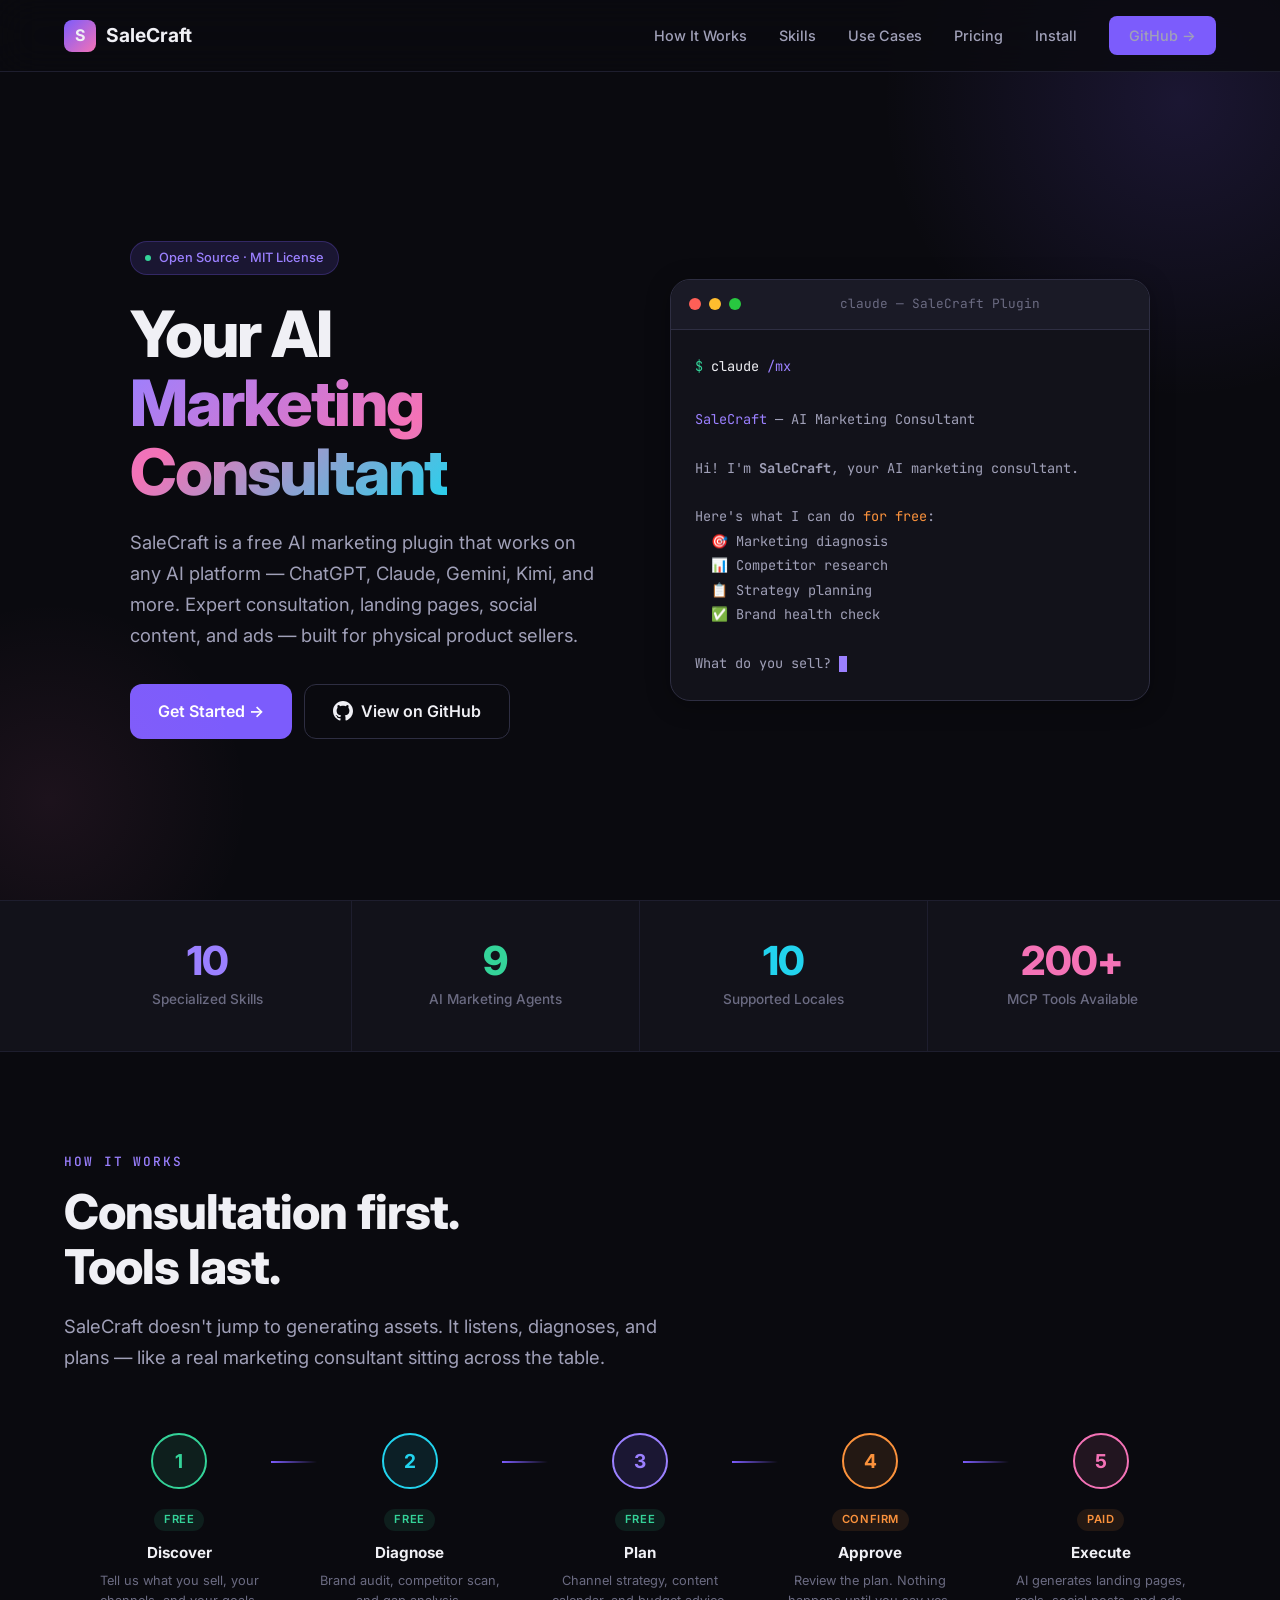
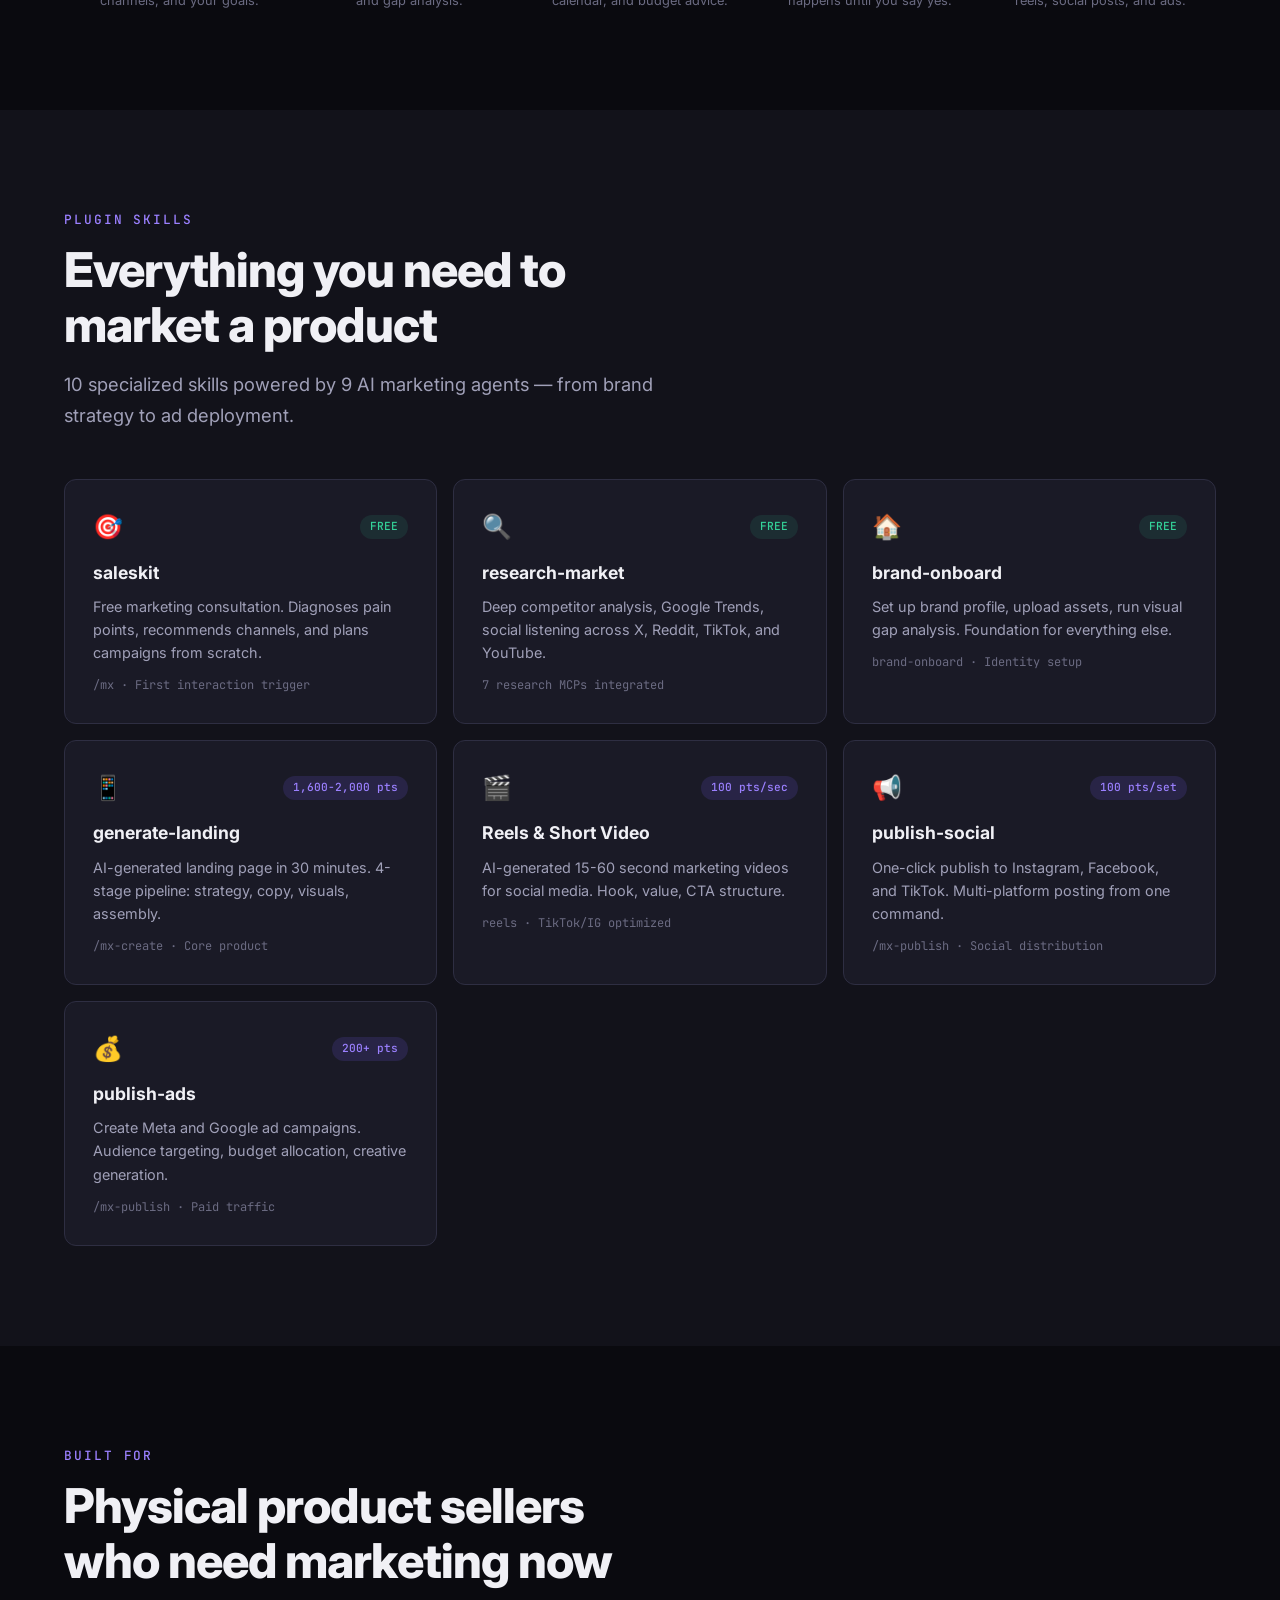
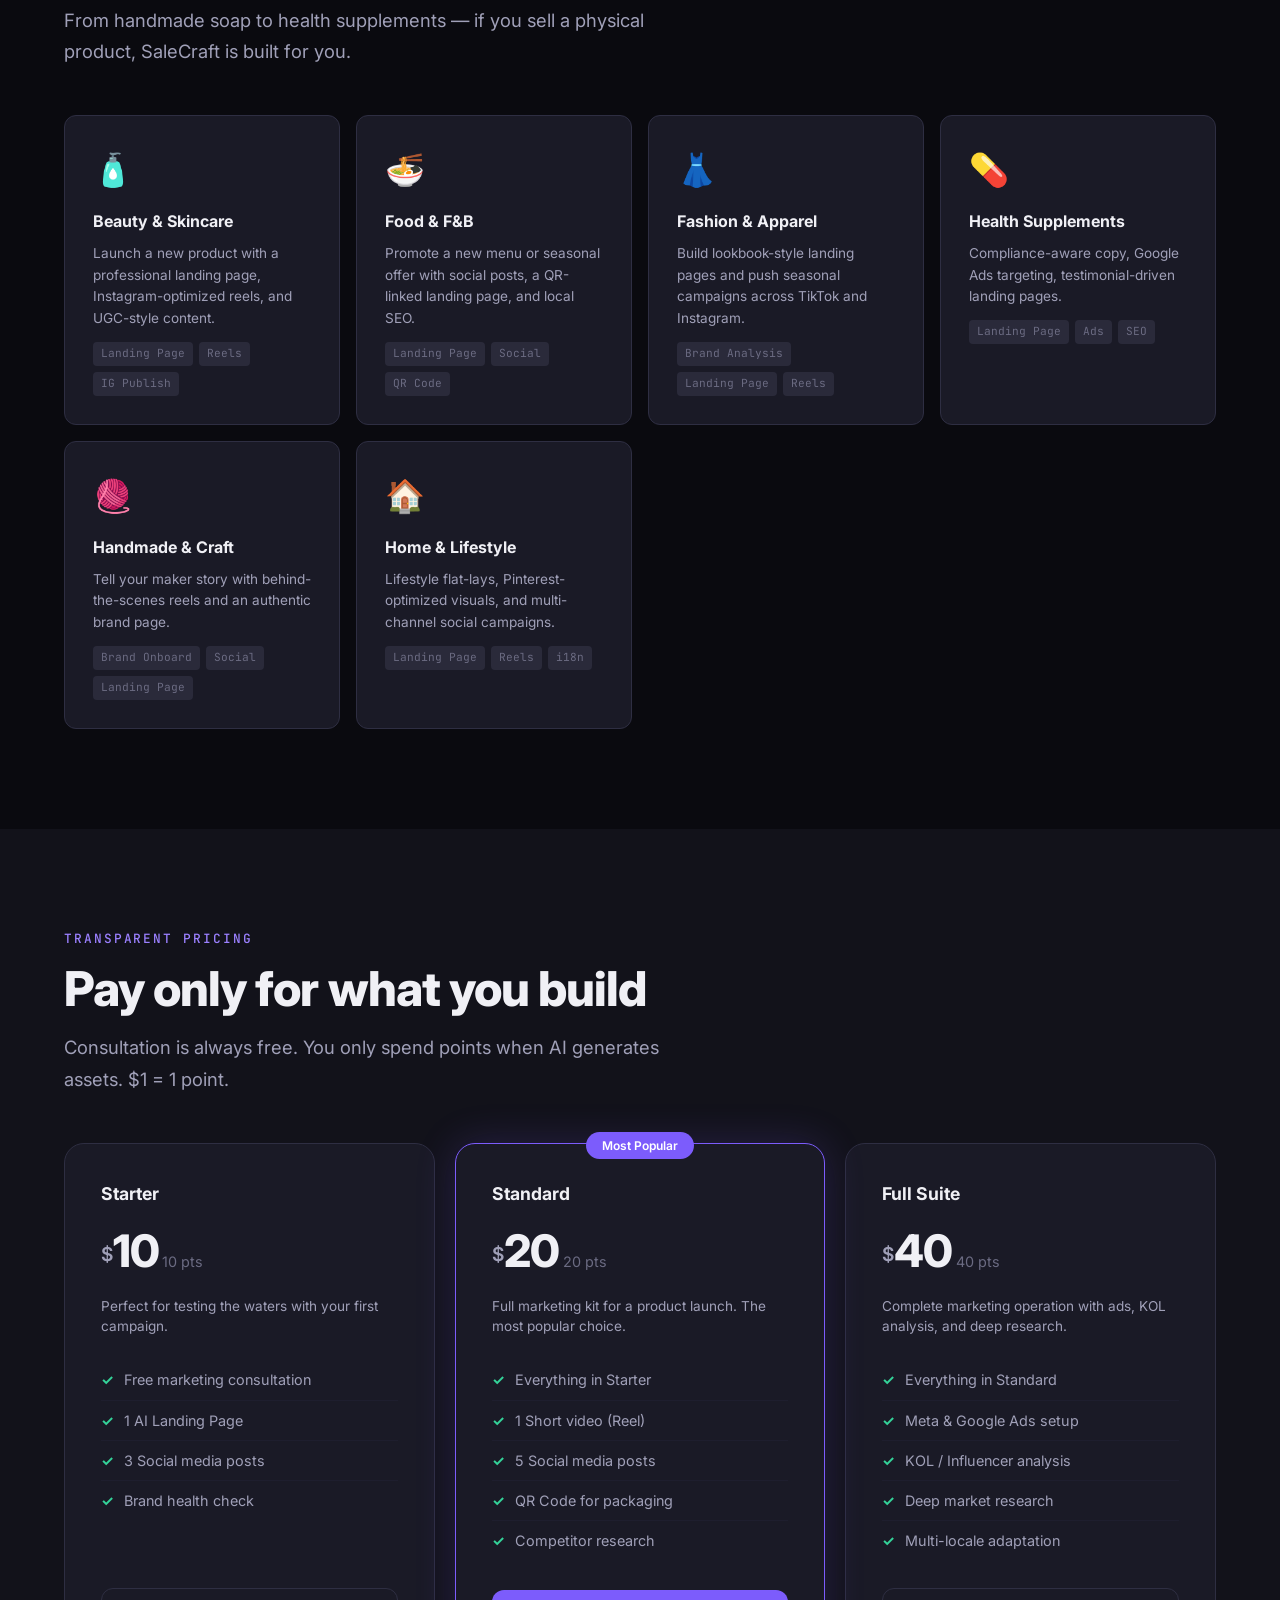
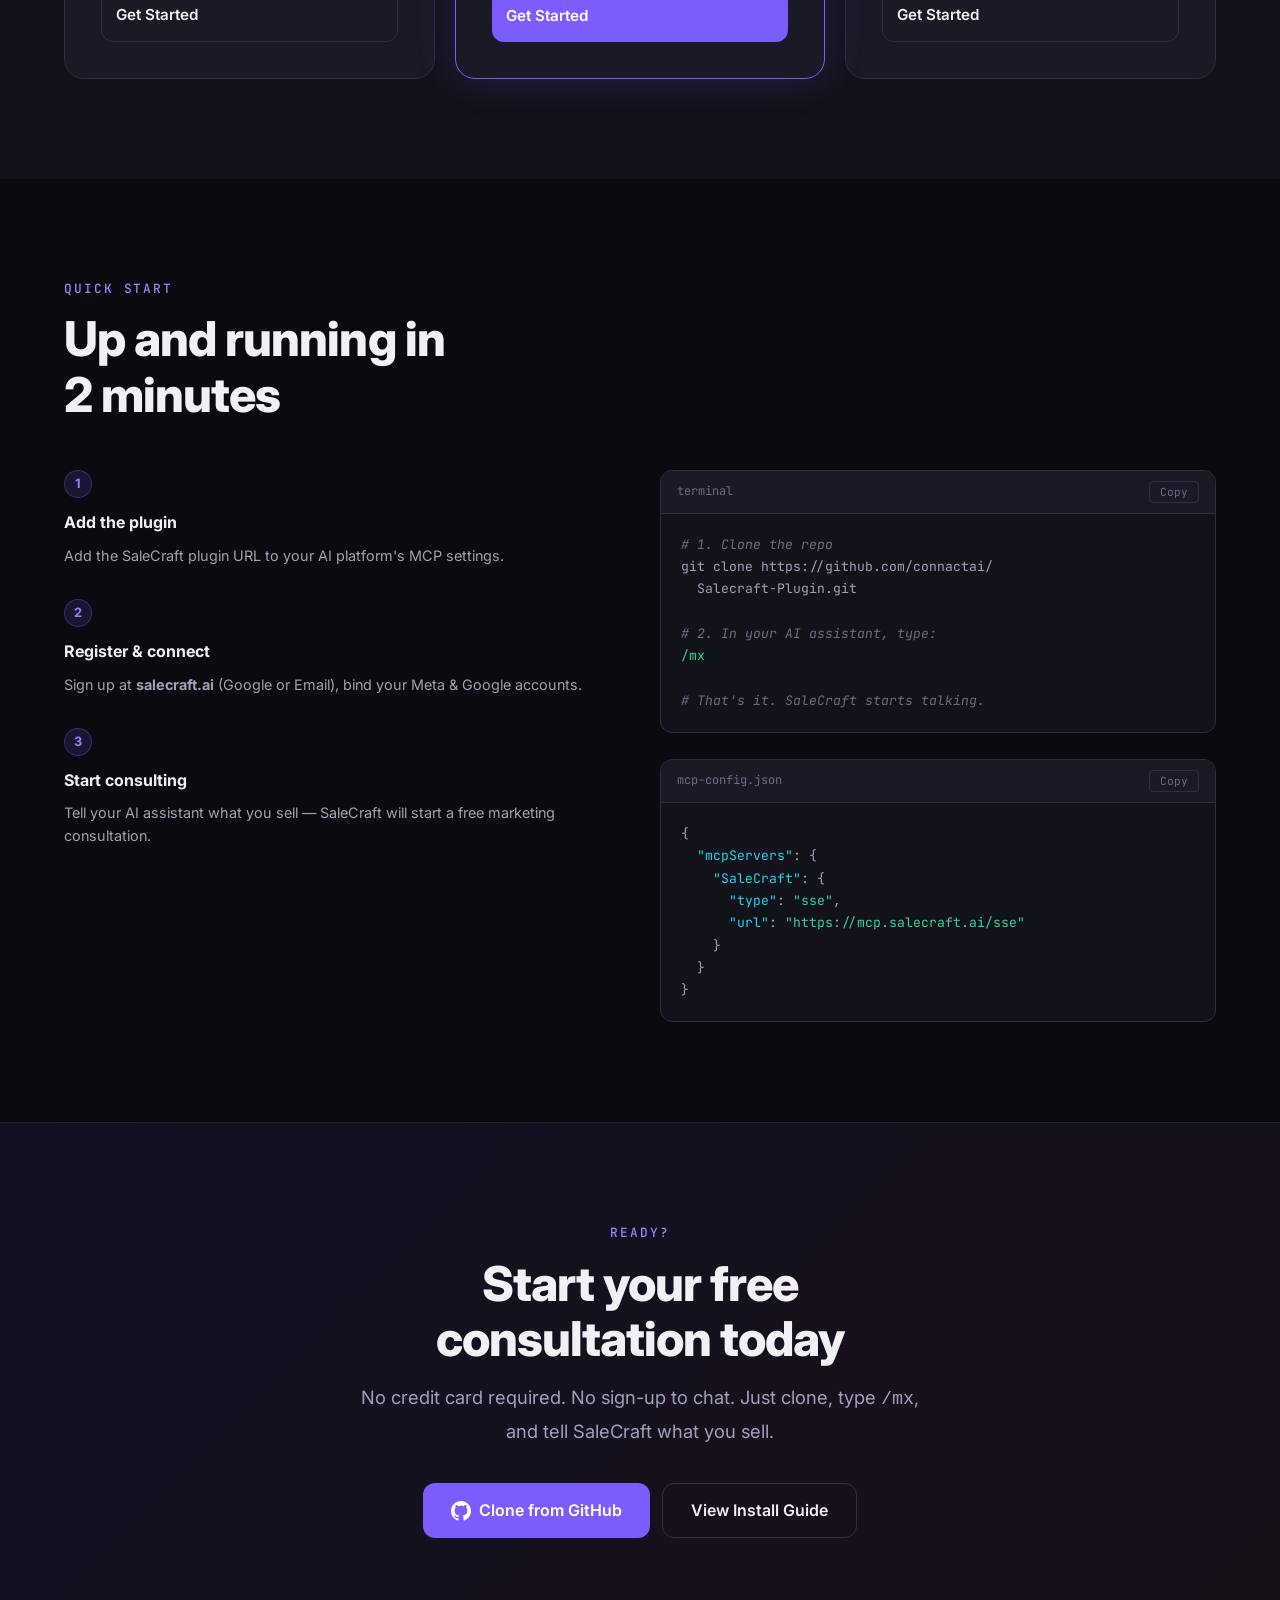
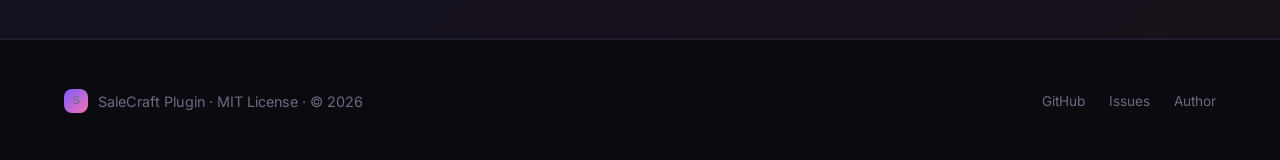
<file: landing-page/index.html>
<!DOCTYPE html>
<html lang="en" dir="ltr">
<head>
  <meta charset="UTF-8">
  <meta name="viewport" content="width=device-width, initial-scale=1.0">
  <title>SaleCraft Plugin — AI Marketing Consultant for Product Sellers</title>

  <!-- SEO -->
  <meta name="description" content="SaleCraft is a free AI marketing consultant that works on any AI platform (ChatGPT, Claude, Gemini, Kimi, etc.). Get expert marketing diagnosis, strategy planning, and campaign execution for physical products.">
  <meta name="keywords" content="SaleCraft, AI marketing, landing page generator, social media marketing, physical products, e-commerce marketing, ChatGPT plugin, Claude plugin, Gemini plugin">
  <link rel="canonical" href="https://github.com/connactai/Salecraft-Plugin">

  <!-- Open Graph -->
  <meta property="og:title" content="SaleCraft Plugin — AI Marketing Consultant for Product Sellers">
  <meta property="og:description" content="Free AI marketing consultation + paid campaign execution. Landing pages, Reels, social publishing, ads — works on ChatGPT, Claude, Gemini, and more.">
  <meta property="og:type" content="website">
  <meta property="og:url" content="https://github.com/connactai/Salecraft-Plugin">

  <!-- Twitter Card -->
  <meta name="twitter:card" content="summary_large_image">
  <meta name="twitter:title" content="SaleCraft Plugin — AI Marketing Consultant for Product Sellers">
  <meta name="twitter:description" content="Free AI marketing consultation + paid campaign execution. Works on any AI platform — ChatGPT, Claude, Gemini, Kimi.">

  <!-- JSON-LD -->
  <script type="application/ld+json">
  {
    "@context": "https://schema.org",
    "@type": "SoftwareApplication",
    "name": "SaleCraft Plugin",
    "description": "AI marketing consultant plugin for any AI platform. Free consultation, expert diagnosis, and campaign execution for physical product sellers.",
    "applicationCategory": "BusinessApplication",
    "operatingSystem": "Cross-platform",
    "offers": {
      "@type": "Offer",
      "price": "0",
      "priceCurrency": "USD",
      "description": "Free consultation. Paid tools start at $10."
    },
    "author": {
      "@type": "Person",
      "name": "ConnactAI",
      "url": "https://github.com/connactai"
    },
    "license": "https://opensource.org/licenses/MIT"
  }
  </script>

  <!-- Fonts -->
  <link rel="preconnect" href="https://fonts.googleapis.com">
  <link rel="preconnect" href="https://fonts.gstatic.com" crossorigin>
  <link href="https://fonts.googleapis.com/css2?family=Inter:wght@400;500;600;700;800&family=JetBrains+Mono:wght@400;500&display=swap" rel="stylesheet">

  <style>
    /* ============================================
       DESIGN TOKENS
       ============================================ */
    :root {
      --color-bg: #0a0a0f;
      --color-bg-elevated: #12121a;
      --color-bg-card: #1a1a26;
      --color-bg-card-hover: #22222f;
      --color-surface: #2a2a3a;
      --color-border: #2e2e42;
      --color-border-subtle: #1e1e2e;

      --color-text: #f0f0f5;
      --color-text-secondary: #a0a0b8;
      --color-text-muted: #6b6b82;

      --color-accent: #7c5cfc;
      --color-accent-light: #9b80ff;
      --color-accent-dark: #5a3ad4;
      --color-accent-glow: rgba(124, 92, 252, 0.15);

      --color-green: #34d399;
      --color-green-bg: rgba(52, 211, 153, 0.1);
      --color-orange: #fb923c;
      --color-orange-bg: rgba(251, 146, 60, 0.1);
      --color-cyan: #22d3ee;
      --color-cyan-bg: rgba(34, 211, 238, 0.1);
      --color-pink: #f472b6;
      --color-pink-bg: rgba(244, 114, 182, 0.1);

      --font-sans: 'Inter', -apple-system, BlinkMacSystemFont, sans-serif;
      --font-mono: 'JetBrains Mono', 'Fira Code', monospace;

      --radius-sm: 8px;
      --radius-md: 12px;
      --radius-lg: 20px;
      --radius-xl: 28px;

      --shadow-card: 0 4px 24px rgba(0,0,0,0.3);
      --shadow-glow: 0 0 40px rgba(124, 92, 252, 0.2);
    }

    /* ============================================
       RESET & BASE
       ============================================ */
    *, *::before, *::after { box-sizing: border-box; margin: 0; padding: 0; }
    html { scroll-behavior: smooth; font-size: 16px; }
    body {
      font-family: var(--font-sans);
      background: var(--color-bg);
      color: var(--color-text);
      line-height: 1.6;
      overflow-x: hidden;
      -webkit-font-smoothing: antialiased;
    }
    a { color: inherit; text-decoration: none; }
    img { max-width: 100%; height: auto; display: block; }

    /* ============================================
       LAYOUT
       ============================================ */
    .container {
      max-width: 1200px;
      margin: 0 auto;
      padding: 0 24px;
    }
    .section {
      padding: 100px 0;
    }
    .section-label {
      font-family: var(--font-mono);
      font-size: 0.8rem;
      font-weight: 500;
      letter-spacing: 0.15em;
      text-transform: uppercase;
      color: var(--color-accent-light);
      margin-bottom: 12px;
    }
    .section-title {
      font-size: clamp(2rem, 4vw, 3rem);
      font-weight: 800;
      line-height: 1.15;
      margin-bottom: 16px;
      letter-spacing: -0.02em;
    }
    .section-subtitle {
      font-size: 1.15rem;
      color: var(--color-text-secondary);
      max-width: 600px;
      line-height: 1.7;
    }

    /* ============================================
       NAVIGATION
       ============================================ */
    .nav {
      position: fixed;
      top: 0;
      left: 0;
      right: 0;
      z-index: 100;
      padding: 16px 0;
      background: rgba(10, 10, 15, 0.8);
      backdrop-filter: blur(20px);
      border-bottom: 1px solid var(--color-border-subtle);
      transition: all 0.3s ease;
    }
    .nav-inner {
      display: flex;
      align-items: center;
      justify-content: space-between;
    }
    .nav-logo {
      display: flex;
      align-items: center;
      gap: 10px;
      font-weight: 700;
      font-size: 1.2rem;
    }
    .nav-logo-icon {
      width: 32px;
      height: 32px;
      background: linear-gradient(135deg, var(--color-accent), var(--color-pink));
      border-radius: var(--radius-sm);
      display: flex;
      align-items: center;
      justify-content: center;
      font-size: 1rem;
    }
    .nav-links {
      display: flex;
      align-items: center;
      gap: 32px;
      list-style: none;
    }
    .nav-links a {
      font-size: 0.9rem;
      font-weight: 500;
      color: var(--color-text-secondary);
      transition: color 0.2s;
    }
    .nav-links a:hover { color: var(--color-text); }
    .nav-cta {
      display: inline-flex;
      align-items: center;
      gap: 6px;
      padding: 8px 20px;
      background: var(--color-accent);
      color: white;
      font-weight: 600;
      font-size: 0.9rem;
      border-radius: var(--radius-sm);
      transition: all 0.2s;
    }
    .nav-cta:hover {
      background: var(--color-accent-light);
      transform: translateY(-1px);
    }

    /* Mobile nav */
    .menu-toggle {
      display: none;
      background: none;
      border: none;
      cursor: pointer;
      padding: 8px;
    }
    .menu-toggle span {
      display: block;
      width: 24px;
      height: 2px;
      background: var(--color-text);
      margin: 5px 0;
      transition: 0.3s;
    }

    /* ============================================
       HERO
       ============================================ */
    .hero {
      min-height: 100vh;
      display: flex;
      align-items: center;
      position: relative;
      padding-top: 80px;
      overflow: hidden;
    }
    .hero::before {
      content: '';
      position: absolute;
      top: -200px;
      right: -200px;
      width: 600px;
      height: 600px;
      background: radial-gradient(circle, var(--color-accent-glow) 0%, transparent 70%);
      pointer-events: none;
    }
    .hero::after {
      content: '';
      position: absolute;
      bottom: -100px;
      left: -150px;
      width: 400px;
      height: 400px;
      background: radial-gradient(circle, rgba(244, 114, 182, 0.08) 0%, transparent 70%);
      pointer-events: none;
    }
    .hero-inner {
      display: grid;
      grid-template-columns: 1fr 1fr;
      gap: 60px;
      align-items: center;
    }
    .hero-badge {
      display: inline-flex;
      align-items: center;
      gap: 8px;
      padding: 6px 14px;
      background: var(--color-accent-glow);
      border: 1px solid rgba(124, 92, 252, 0.25);
      border-radius: 100px;
      font-size: 0.8rem;
      font-weight: 500;
      color: var(--color-accent-light);
      margin-bottom: 24px;
    }
    .hero-badge-dot {
      width: 6px;
      height: 6px;
      background: var(--color-green);
      border-radius: 50%;
      animation: pulse 2s infinite;
    }
    @keyframes pulse {
      0%, 100% { opacity: 1; }
      50% { opacity: 0.4; }
    }
    .hero-title {
      font-size: clamp(2.5rem, 5.5vw, 4rem);
      font-weight: 800;
      line-height: 1.08;
      letter-spacing: -0.03em;
      margin-bottom: 20px;
    }
    .hero-title .gradient-text {
      background: linear-gradient(135deg, var(--color-accent-light), var(--color-pink), var(--color-cyan));
      -webkit-background-clip: text;
      -webkit-text-fill-color: transparent;
      background-clip: text;
    }
    .hero-desc {
      font-size: 1.15rem;
      color: var(--color-text-secondary);
      line-height: 1.7;
      margin-bottom: 32px;
      max-width: 480px;
    }
    .hero-actions {
      display: flex;
      gap: 12px;
      flex-wrap: wrap;
    }
    .btn-primary {
      display: inline-flex;
      align-items: center;
      gap: 8px;
      padding: 14px 28px;
      background: var(--color-accent);
      color: white;
      font-weight: 600;
      font-size: 1rem;
      border-radius: var(--radius-md);
      transition: all 0.2s;
      border: none;
      cursor: pointer;
    }
    .btn-primary:hover {
      background: var(--color-accent-light);
      transform: translateY(-2px);
      box-shadow: var(--shadow-glow);
    }
    .btn-secondary {
      display: inline-flex;
      align-items: center;
      gap: 8px;
      padding: 14px 28px;
      background: transparent;
      color: var(--color-text);
      font-weight: 600;
      font-size: 1rem;
      border-radius: var(--radius-md);
      border: 1px solid var(--color-border);
      transition: all 0.2s;
      cursor: pointer;
    }
    .btn-secondary:hover {
      background: var(--color-bg-card);
      border-color: var(--color-text-muted);
      transform: translateY(-2px);
    }

    /* Hero Visual — Terminal mockup */
    .hero-visual {
      position: relative;
    }
    .terminal {
      background: var(--color-bg-elevated);
      border: 1px solid var(--color-border);
      border-radius: var(--radius-lg);
      overflow: hidden;
      box-shadow: var(--shadow-card);
    }
    .terminal-header {
      display: flex;
      align-items: center;
      gap: 8px;
      padding: 14px 18px;
      background: var(--color-bg-card);
      border-bottom: 1px solid var(--color-border);
    }
    .terminal-dot {
      width: 12px;
      height: 12px;
      border-radius: 50%;
    }
    .terminal-dot.red { background: #ff5f57; }
    .terminal-dot.yellow { background: #ffbd2e; }
    .terminal-dot.green { background: #28c840; }
    .terminal-title {
      flex: 1;
      text-align: center;
      font-size: 0.8rem;
      color: var(--color-text-muted);
      font-family: var(--font-mono);
    }
    .terminal-body {
      padding: 24px;
      font-family: var(--font-mono);
      font-size: 0.85rem;
      line-height: 1.8;
      min-height: 300px;
    }
    .terminal-line {
      display: flex;
      gap: 8px;
      margin-bottom: 4px;
    }
    .terminal-prompt { color: var(--color-green); white-space: nowrap; }
    .terminal-cmd { color: var(--color-text); }
    .terminal-output { color: var(--color-text-secondary); margin-left: 0; }
    .terminal-accent { color: var(--color-accent-light); }
    .terminal-highlight { color: var(--color-orange); }
    .terminal-dim { color: var(--color-text-muted); }
    .terminal-cursor {
      display: inline-block;
      width: 8px;
      height: 16px;
      background: var(--color-accent-light);
      animation: blink 1s step-end infinite;
      vertical-align: text-bottom;
    }
    @keyframes blink {
      0%, 100% { opacity: 1; }
      50% { opacity: 0; }
    }

    /* ============================================
       STATS BAR
       ============================================ */
    .stats {
      border-top: 1px solid var(--color-border-subtle);
      border-bottom: 1px solid var(--color-border-subtle);
      background: var(--color-bg-elevated);
    }
    .stats-inner {
      display: grid;
      grid-template-columns: repeat(4, 1fr);
      gap: 0;
    }
    .stat-item {
      text-align: center;
      padding: 40px 20px;
      border-right: 1px solid var(--color-border-subtle);
    }
    .stat-item:last-child { border-right: none; }
    .stat-value {
      font-size: 2.5rem;
      font-weight: 800;
      letter-spacing: -0.02em;
      line-height: 1;
      margin-bottom: 8px;
    }
    .stat-value.purple { color: var(--color-accent-light); }
    .stat-value.green { color: var(--color-green); }
    .stat-value.cyan { color: var(--color-cyan); }
    .stat-value.pink { color: var(--color-pink); }
    .stat-label {
      font-size: 0.85rem;
      color: var(--color-text-muted);
      font-weight: 500;
    }

    /* ============================================
       HOW IT WORKS
       ============================================ */
    .flow-grid {
      display: grid;
      grid-template-columns: repeat(5, 1fr);
      gap: 0;
      margin-top: 60px;
      position: relative;
    }
    .flow-step {
      text-align: center;
      padding: 0 16px;
      position: relative;
    }
    .flow-step:not(:last-child)::after {
      content: '';
      position: absolute;
      top: 28px;
      right: -10%;
      width: 20%;
      height: 2px;
      background: linear-gradient(90deg, var(--color-accent), transparent);
    }
    .flow-number {
      width: 56px;
      height: 56px;
      border-radius: 50%;
      display: flex;
      align-items: center;
      justify-content: center;
      font-size: 1.2rem;
      font-weight: 700;
      margin: 0 auto 16px;
      border: 2px solid;
    }
    .flow-step:nth-child(1) .flow-number { border-color: var(--color-green); color: var(--color-green); background: var(--color-green-bg); }
    .flow-step:nth-child(2) .flow-number { border-color: var(--color-cyan); color: var(--color-cyan); background: var(--color-cyan-bg); }
    .flow-step:nth-child(3) .flow-number { border-color: var(--color-accent-light); color: var(--color-accent-light); background: var(--color-accent-glow); }
    .flow-step:nth-child(4) .flow-number { border-color: var(--color-orange); color: var(--color-orange); background: var(--color-orange-bg); }
    .flow-step:nth-child(5) .flow-number { border-color: var(--color-pink); color: var(--color-pink); background: var(--color-pink-bg); }
    .flow-label-tag {
      display: inline-block;
      padding: 2px 10px;
      border-radius: 100px;
      font-size: 0.7rem;
      font-weight: 600;
      letter-spacing: 0.05em;
      margin-bottom: 10px;
    }
    .flow-label-tag.free { background: var(--color-green-bg); color: var(--color-green); }
    .flow-label-tag.paid { background: var(--color-orange-bg); color: var(--color-orange); }
    .flow-title {
      font-size: 0.95rem;
      font-weight: 700;
      margin-bottom: 6px;
    }
    .flow-desc {
      font-size: 0.8rem;
      color: var(--color-text-muted);
      line-height: 1.5;
    }

    /* ============================================
       FEATURES / SKILLS
       ============================================ */
    .skills-grid {
      display: grid;
      grid-template-columns: repeat(auto-fill, minmax(340px, 1fr));
      gap: 16px;
      margin-top: 48px;
    }
    .skill-card {
      background: var(--color-bg-card);
      border: 1px solid var(--color-border);
      border-radius: var(--radius-md);
      padding: 28px;
      transition: all 0.25s;
    }
    .skill-card:hover {
      background: var(--color-bg-card-hover);
      border-color: var(--color-accent);
      transform: translateY(-3px);
      box-shadow: var(--shadow-glow);
    }
    .skill-header {
      display: flex;
      align-items: center;
      justify-content: space-between;
      margin-bottom: 12px;
    }
    .skill-icon {
      font-size: 1.5rem;
    }
    .skill-tag {
      font-family: var(--font-mono);
      font-size: 0.7rem;
      font-weight: 500;
      padding: 3px 10px;
      border-radius: 100px;
    }
    .skill-tag.free { background: var(--color-green-bg); color: var(--color-green); }
    .skill-tag.paid { background: var(--color-accent-glow); color: var(--color-accent-light); }
    .skill-name {
      font-size: 1.1rem;
      font-weight: 700;
      margin-bottom: 8px;
    }
    .skill-desc {
      font-size: 0.9rem;
      color: var(--color-text-secondary);
      line-height: 1.6;
      margin-bottom: 12px;
    }
    .skill-meta {
      font-family: var(--font-mono);
      font-size: 0.75rem;
      color: var(--color-text-muted);
    }

    /* ============================================
       USE CASES
       ============================================ */
    .usecases-grid {
      display: grid;
      grid-template-columns: repeat(auto-fill, minmax(260px, 1fr));
      gap: 16px;
      margin-top: 48px;
    }
    .usecase-card {
      background: var(--color-bg-card);
      border: 1px solid var(--color-border);
      border-radius: var(--radius-md);
      padding: 28px;
      transition: all 0.25s;
    }
    .usecase-card:hover {
      border-color: var(--color-border);
      background: var(--color-bg-card-hover);
    }
    .usecase-emoji {
      font-size: 2rem;
      margin-bottom: 14px;
    }
    .usecase-title {
      font-size: 1rem;
      font-weight: 700;
      margin-bottom: 8px;
    }
    .usecase-desc {
      font-size: 0.85rem;
      color: var(--color-text-secondary);
      line-height: 1.6;
      margin-bottom: 12px;
    }
    .usecase-tools {
      display: flex;
      flex-wrap: wrap;
      gap: 6px;
    }
    .usecase-tool {
      font-family: var(--font-mono);
      font-size: 0.7rem;
      padding: 3px 8px;
      background: var(--color-surface);
      border-radius: 4px;
      color: var(--color-text-muted);
    }

    /* ============================================
       PRICING
       ============================================ */
    .pricing-grid {
      display: grid;
      grid-template-columns: repeat(3, 1fr);
      gap: 20px;
      margin-top: 48px;
    }
    .pricing-card {
      background: var(--color-bg-card);
      border: 1px solid var(--color-border);
      border-radius: var(--radius-lg);
      padding: 36px;
      display: flex;
      flex-direction: column;
      transition: all 0.25s;
    }
    .pricing-card.featured {
      border-color: var(--color-accent);
      box-shadow: var(--shadow-glow);
      position: relative;
    }
    .pricing-card.featured::before {
      content: 'Most Popular';
      position: absolute;
      top: -12px;
      left: 50%;
      transform: translateX(-50%);
      background: var(--color-accent);
      color: white;
      font-size: 0.75rem;
      font-weight: 600;
      padding: 4px 16px;
      border-radius: 100px;
    }
    .pricing-name {
      font-size: 1.1rem;
      font-weight: 700;
      margin-bottom: 8px;
    }
    .pricing-price {
      margin-bottom: 8px;
    }
    .pricing-amount {
      font-size: 2.8rem;
      font-weight: 800;
      letter-spacing: -0.03em;
    }
    .pricing-currency {
      font-size: 1.2rem;
      font-weight: 600;
      color: var(--color-text-secondary);
      vertical-align: super;
    }
    .pricing-period {
      font-size: 0.9rem;
      color: var(--color-text-muted);
    }
    .pricing-desc {
      font-size: 0.85rem;
      color: var(--color-text-secondary);
      margin-bottom: 24px;
      line-height: 1.5;
    }
    .pricing-features {
      list-style: none;
      flex: 1;
      margin-bottom: 28px;
    }
    .pricing-features li {
      display: flex;
      align-items: flex-start;
      gap: 10px;
      font-size: 0.9rem;
      color: var(--color-text-secondary);
      padding: 8px 0;
      border-bottom: 1px solid var(--color-border-subtle);
    }
    .pricing-features li:last-child { border-bottom: none; }
    .check { color: var(--color-green); font-weight: 700; }
    .pricing-cta {
      text-align: center;
      padding: 14px;
      border-radius: var(--radius-md);
      font-weight: 600;
      font-size: 0.95rem;
      transition: all 0.2s;
    }

    /* ============================================
       INSTALL
       ============================================ */
    .install-grid {
      display: grid;
      grid-template-columns: 1fr 1fr;
      gap: 40px;
      margin-top: 48px;
      align-items: start;
    }
    .install-step {
      margin-bottom: 32px;
    }
    .install-step-number {
      display: inline-flex;
      align-items: center;
      justify-content: center;
      width: 28px;
      height: 28px;
      background: var(--color-accent-glow);
      border: 1px solid rgba(124, 92, 252, 0.3);
      border-radius: 50%;
      font-size: 0.8rem;
      font-weight: 700;
      color: var(--color-accent-light);
      margin-bottom: 12px;
    }
    .install-step h3 {
      font-size: 1rem;
      font-weight: 700;
      margin-bottom: 8px;
    }
    .install-step p {
      font-size: 0.9rem;
      color: var(--color-text-secondary);
      line-height: 1.6;
    }
    .code-block {
      background: var(--color-bg-elevated);
      border: 1px solid var(--color-border);
      border-radius: var(--radius-md);
      overflow: hidden;
    }
    .code-header {
      display: flex;
      align-items: center;
      justify-content: space-between;
      padding: 10px 16px;
      background: var(--color-bg-card);
      border-bottom: 1px solid var(--color-border);
      font-family: var(--font-mono);
      font-size: 0.75rem;
      color: var(--color-text-muted);
    }
    .code-copy {
      background: none;
      border: 1px solid var(--color-border);
      color: var(--color-text-muted);
      font-family: var(--font-mono);
      font-size: 0.7rem;
      padding: 3px 10px;
      border-radius: 4px;
      cursor: pointer;
      transition: all 0.2s;
    }
    .code-copy:hover {
      border-color: var(--color-accent);
      color: var(--color-accent-light);
    }
    .code-body {
      padding: 20px;
      font-family: var(--font-mono);
      font-size: 0.82rem;
      line-height: 1.7;
      overflow-x: auto;
      color: var(--color-text-secondary);
    }
    .code-key { color: var(--color-cyan); }
    .code-string { color: var(--color-green); }
    .code-comment { color: var(--color-text-muted); font-style: italic; }

    /* ============================================
       CTA
       ============================================ */
    .cta-section {
      background: linear-gradient(135deg, rgba(124, 92, 252, 0.08) 0%, rgba(244, 114, 182, 0.06) 100%);
      border-top: 1px solid var(--color-border-subtle);
      border-bottom: 1px solid var(--color-border-subtle);
    }
    .cta-inner {
      text-align: center;
      max-width: 640px;
      margin: 0 auto;
    }
    .cta-inner .section-title {
      margin-bottom: 16px;
    }
    .cta-inner .section-subtitle {
      margin: 0 auto 36px;
    }
    .cta-actions {
      display: flex;
      justify-content: center;
      gap: 12px;
      flex-wrap: wrap;
    }

    /* ============================================
       FOOTER
       ============================================ */
    .footer {
      padding: 48px 0;
      border-top: 1px solid var(--color-border-subtle);
    }
    .footer-inner {
      display: flex;
      align-items: center;
      justify-content: space-between;
    }
    .footer-left {
      display: flex;
      align-items: center;
      gap: 10px;
      font-size: 0.9rem;
      color: var(--color-text-muted);
    }
    .footer-links {
      display: flex;
      gap: 24px;
      list-style: none;
    }
    .footer-links a {
      font-size: 0.85rem;
      color: var(--color-text-muted);
      transition: color 0.2s;
    }
    .footer-links a:hover { color: var(--color-text); }

    /* ============================================
       RESPONSIVE
       ============================================ */
    @media (max-width: 1024px) {
      .hero-inner { grid-template-columns: 1fr; gap: 48px; }
      .hero-visual { order: -1; }
      .flow-grid { grid-template-columns: repeat(3, 1fr); gap: 24px; }
      .flow-step:nth-child(n+4) { margin-top: 32px; }
      .flow-step::after { display: none; }
      .install-grid { grid-template-columns: 1fr; }
    }
    @media (max-width: 768px) {
      .section { padding: 64px 0; }
      .nav-links { display: none; }
      .menu-toggle { display: block; }
      .stats-inner { grid-template-columns: repeat(2, 1fr); }
      .stat-item { border-bottom: 1px solid var(--color-border-subtle); }
      .flow-grid { grid-template-columns: repeat(2, 1fr); }
      .skills-grid { grid-template-columns: 1fr; }
      .pricing-grid { grid-template-columns: 1fr; }
      .usecases-grid { grid-template-columns: 1fr; }
      .footer-inner { flex-direction: column; gap: 20px; text-align: center; }
      .footer-links { flex-wrap: wrap; justify-content: center; }
    }
    @media (max-width: 480px) {
      .container { padding: 0 16px; }
      .stats-inner { grid-template-columns: 1fr; }
      .flow-grid { grid-template-columns: 1fr; }
      .hero-actions { flex-direction: column; }
      .btn-primary, .btn-secondary { width: 100%; justify-content: center; }
    }
  </style>
</head>
<body>

  <!-- ====== NAV ====== -->
  <nav class="nav">
    <div class="container nav-inner">
      <a href="#" class="nav-logo">
        <div class="nav-logo-icon">S</div>
        SaleCraft
      </a>
      <button class="menu-toggle" aria-label="Toggle menu">
        <span></span><span></span><span></span>
      </button>
      <ul class="nav-links">
        <li><a href="#how-it-works">How It Works</a></li>
        <li><a href="#skills">Skills</a></li>
        <li><a href="#use-cases">Use Cases</a></li>
        <li><a href="#pricing">Pricing</a></li>
        <li><a href="#install">Install</a></li>
        <li>
          <a href="https://github.com/connactai/Salecraft-Plugin" class="nav-cta" target="_blank" rel="noopener">
            GitHub &rarr;
          </a>
        </li>
      </ul>
    </div>
  </nav>

  <!-- ====== HERO ====== -->
  <section class="hero">
    <div class="container hero-inner">
      <div class="hero-content">
        <div class="hero-badge">
          <span class="hero-badge-dot"></span>
          Open Source &middot; MIT License
        </div>
        <h1 class="hero-title">
          Your AI<br>
          <span class="gradient-text">Marketing<br>Consultant</span>
        </h1>
        <p class="hero-desc">
          SaleCraft is a free AI marketing plugin that works on any AI platform &mdash; ChatGPT, Claude, Gemini, Kimi, and more. Expert consultation, landing pages, social content, and ads &mdash; built for physical product sellers.
        </p>
        <div class="hero-actions">
          <a href="#install" class="btn-primary">
            Get Started &rarr;
          </a>
          <a href="https://github.com/connactai/Salecraft-Plugin" class="btn-secondary" target="_blank" rel="noopener">
            <svg width="20" height="20" viewBox="0 0 24 24" fill="currentColor"><path d="M12 0c-6.626 0-12 5.373-12 12 0 5.302 3.438 9.8 8.207 11.387.599.111.793-.261.793-.577v-2.234c-3.338.726-4.033-1.416-4.033-1.416-.546-1.387-1.333-1.756-1.333-1.756-1.089-.745.083-.729.083-.729 1.205.084 1.839 1.237 1.839 1.237 1.07 1.834 2.807 1.304 3.492.997.107-.775.418-1.305.762-1.604-2.665-.305-5.467-1.334-5.467-5.931 0-1.311.469-2.381 1.236-3.221-.124-.303-.535-1.524.117-3.176 0 0 1.008-.322 3.301 1.23.957-.266 1.983-.399 3.003-.404 1.02.005 2.047.138 3.006.404 2.291-1.552 3.297-1.23 3.297-1.23.653 1.653.242 2.874.118 3.176.77.84 1.235 1.911 1.235 3.221 0 4.609-2.807 5.624-5.479 5.921.43.372.823 1.102.823 2.222v3.293c0 .319.192.694.801.576 4.765-1.589 8.199-6.086 8.199-11.386 0-6.627-5.373-12-12-12z"/></svg>
            View on GitHub
          </a>
        </div>
      </div>
      <div class="hero-visual">
        <div class="terminal">
          <div class="terminal-header">
            <div class="terminal-dot red"></div>
            <div class="terminal-dot yellow"></div>
            <div class="terminal-dot green"></div>
            <div class="terminal-title">claude &mdash; SaleCraft Plugin</div>
          </div>
          <div class="terminal-body">
            <div class="terminal-line">
              <span class="terminal-prompt">$</span>
              <span class="terminal-cmd">claude <span class="terminal-accent">/mx</span></span>
            </div>
            <br>
            <div class="terminal-output">
              <span class="terminal-accent">SaleCraft</span> &mdash; AI Marketing Consultant
            </div>
            <br>
            <div class="terminal-output">
              Hi! I'm <strong>SaleCraft</strong>, your AI marketing consultant.
            </div>
            <br>
            <div class="terminal-output">Here's what I can do <span class="terminal-highlight">for free</span>:</div>
            <div class="terminal-output">&nbsp;&nbsp;&#x1F3AF; Marketing diagnosis</div>
            <div class="terminal-output">&nbsp;&nbsp;&#x1F4CA; Competitor research</div>
            <div class="terminal-output">&nbsp;&nbsp;&#x1F4CB; Strategy planning</div>
            <div class="terminal-output">&nbsp;&nbsp;&#x2705; Brand health check</div>
            <br>
            <div class="terminal-output">What do you sell? <span class="terminal-cursor"></span></div>
          </div>
        </div>
      </div>
    </div>
  </section>

  <!-- ====== STATS ====== -->
  <section class="stats">
    <div class="container stats-inner">
      <div class="stat-item">
        <div class="stat-value purple">10</div>
        <div class="stat-label">Specialized Skills</div>
      </div>
      <div class="stat-item">
        <div class="stat-value green">9</div>
        <div class="stat-label">AI Marketing Agents</div>
      </div>
      <div class="stat-item">
        <div class="stat-value cyan">10</div>
        <div class="stat-label">Supported Locales</div>
      </div>
      <div class="stat-item">
        <div class="stat-value pink">200+</div>
        <div class="stat-label">MCP Tools Available</div>
      </div>
    </div>
  </section>

  <!-- ====== HOW IT WORKS ====== -->
  <section id="how-it-works" class="section">
    <div class="container">
      <div class="section-label">How It Works</div>
      <h2 class="section-title">Consultation first.<br>Tools last.</h2>
      <p class="section-subtitle">
        SaleCraft doesn't jump to generating assets. It listens, diagnoses, and plans &mdash; like a real marketing consultant sitting across the table.
      </p>
      <div class="flow-grid">
        <div class="flow-step">
          <div class="flow-number">1</div>
          <div class="flow-label-tag free">FREE</div>
          <div class="flow-title">Discover</div>
          <div class="flow-desc">Tell us what you sell, your channels, and your goals.</div>
        </div>
        <div class="flow-step">
          <div class="flow-number">2</div>
          <div class="flow-label-tag free">FREE</div>
          <div class="flow-title">Diagnose</div>
          <div class="flow-desc">Brand audit, competitor scan, and gap analysis.</div>
        </div>
        <div class="flow-step">
          <div class="flow-number">3</div>
          <div class="flow-label-tag free">FREE</div>
          <div class="flow-title">Plan</div>
          <div class="flow-desc">Channel strategy, content calendar, and budget advice.</div>
        </div>
        <div class="flow-step">
          <div class="flow-number">4</div>
          <div class="flow-label-tag paid">CONFIRM</div>
          <div class="flow-title">Approve</div>
          <div class="flow-desc">Review the plan. Nothing happens until you say yes.</div>
        </div>
        <div class="flow-step">
          <div class="flow-number">5</div>
          <div class="flow-label-tag paid">PAID</div>
          <div class="flow-title">Execute</div>
          <div class="flow-desc">AI generates landing pages, reels, social posts, and ads.</div>
        </div>
      </div>
    </div>
  </section>

  <!-- ====== SKILLS ====== -->
  <section id="skills" class="section" style="background: var(--color-bg-elevated);">
    <div class="container">
      <div class="section-label">Plugin Skills</div>
      <h2 class="section-title">Everything you need to<br>market a product</h2>
      <p class="section-subtitle">
        10 specialized skills powered by 9 AI marketing agents &mdash; from brand strategy to ad deployment.
      </p>
      <div class="skills-grid">
        <!-- Free skills -->
        <div class="skill-card">
          <div class="skill-header">
            <span class="skill-icon">&#x1F3AF;</span>
            <span class="skill-tag free">FREE</span>
          </div>
          <div class="skill-name">saleskit</div>
          <div class="skill-desc">Free marketing consultation. Diagnoses pain points, recommends channels, and plans campaigns from scratch.</div>
          <div class="skill-meta">/mx &middot; First interaction trigger</div>
        </div>
        <div class="skill-card">
          <div class="skill-header">
            <span class="skill-icon">&#x1F50D;</span>
            <span class="skill-tag free">FREE</span>
          </div>
          <div class="skill-name">research-market</div>
          <div class="skill-desc">Deep competitor analysis, Google Trends, social listening across X, Reddit, TikTok, and YouTube.</div>
          <div class="skill-meta">7 research MCPs integrated</div>
        </div>
        <!-- Paid skills -->
        <div class="skill-card">
          <div class="skill-header">
            <span class="skill-icon">&#x1F3E0;</span>
            <span class="skill-tag free">FREE</span>
          </div>
          <div class="skill-name">brand-onboard</div>
          <div class="skill-desc">Set up brand profile, upload assets, run visual gap analysis. Foundation for everything else.</div>
          <div class="skill-meta">brand-onboard &middot; Identity setup</div>
        </div>
        <div class="skill-card">
          <div class="skill-header">
            <span class="skill-icon">&#x1F4F1;</span>
            <span class="skill-tag paid">1,600-2,000 pts</span>
          </div>
          <div class="skill-name">generate-landing</div>
          <div class="skill-desc">AI-generated landing page in 30 minutes. 4-stage pipeline: strategy, copy, visuals, assembly.</div>
          <div class="skill-meta">/mx-create &middot; Core product</div>
        </div>
        <div class="skill-card">
          <div class="skill-header">
            <span class="skill-icon">&#x1F3AC;</span>
            <span class="skill-tag paid">100 pts/sec</span>
          </div>
          <div class="skill-name">Reels &amp; Short Video</div>
          <div class="skill-desc">AI-generated 15-60 second marketing videos for social media. Hook, value, CTA structure.</div>
          <div class="skill-meta">reels &middot; TikTok/IG optimized</div>
        </div>
        <div class="skill-card">
          <div class="skill-header">
            <span class="skill-icon">&#x1F4E2;</span>
            <span class="skill-tag paid">100 pts/set</span>
          </div>
          <div class="skill-name">publish-social</div>
          <div class="skill-desc">One-click publish to Instagram, Facebook, and TikTok. Multi-platform posting from one command.</div>
          <div class="skill-meta">/mx-publish &middot; Social distribution</div>
        </div>
        <div class="skill-card">
          <div class="skill-header">
            <span class="skill-icon">&#x1F4B0;</span>
            <span class="skill-tag paid">200+ pts</span>
          </div>
          <div class="skill-name">publish-ads</div>
          <div class="skill-desc">Create Meta and Google ad campaigns. Audience targeting, budget allocation, creative generation.</div>
          <div class="skill-meta">/mx-publish &middot; Paid traffic</div>
        </div>
      </div>
    </div>
  </section>

  <!-- ====== USE CASES ====== -->
  <section id="use-cases" class="section">
    <div class="container">
      <div class="section-label">Built For</div>
      <h2 class="section-title">Physical product sellers<br>who need marketing now</h2>
      <p class="section-subtitle">
        From handmade soap to health supplements &mdash; if you sell a physical product, SaleCraft is built for you.
      </p>
      <div class="usecases-grid">
        <div class="usecase-card">
          <div class="usecase-emoji">&#x1F9F4;</div>
          <div class="usecase-title">Beauty &amp; Skincare</div>
          <div class="usecase-desc">Launch a new product with a professional landing page, Instagram-optimized reels, and UGC-style content.</div>
          <div class="usecase-tools">
            <span class="usecase-tool">Landing Page</span>
            <span class="usecase-tool">Reels</span>
            <span class="usecase-tool">IG Publish</span>
          </div>
        </div>
        <div class="usecase-card">
          <div class="usecase-emoji">&#x1F35C;</div>
          <div class="usecase-title">Food &amp; F&amp;B</div>
          <div class="usecase-desc">Promote a new menu or seasonal offer with social posts, a QR-linked landing page, and local SEO.</div>
          <div class="usecase-tools">
            <span class="usecase-tool">Landing Page</span>
            <span class="usecase-tool">Social</span>
            <span class="usecase-tool">QR Code</span>
          </div>
        </div>
        <div class="usecase-card">
          <div class="usecase-emoji">&#x1F457;</div>
          <div class="usecase-title">Fashion &amp; Apparel</div>
          <div class="usecase-desc">Build lookbook-style landing pages and push seasonal campaigns across TikTok and Instagram.</div>
          <div class="usecase-tools">
            <span class="usecase-tool">Brand Analysis</span>
            <span class="usecase-tool">Landing Page</span>
            <span class="usecase-tool">Reels</span>
          </div>
        </div>
        <div class="usecase-card">
          <div class="usecase-emoji">&#x1F48A;</div>
          <div class="usecase-title">Health Supplements</div>
          <div class="usecase-desc">Compliance-aware copy, Google Ads targeting, testimonial-driven landing pages.</div>
          <div class="usecase-tools">
            <span class="usecase-tool">Landing Page</span>
            <span class="usecase-tool">Ads</span>
            <span class="usecase-tool">SEO</span>
          </div>
        </div>
        <div class="usecase-card">
          <div class="usecase-emoji">&#x1F9F6;</div>
          <div class="usecase-title">Handmade &amp; Craft</div>
          <div class="usecase-desc">Tell your maker story with behind-the-scenes reels and an authentic brand page.</div>
          <div class="usecase-tools">
            <span class="usecase-tool">Brand Onboard</span>
            <span class="usecase-tool">Social</span>
            <span class="usecase-tool">Landing Page</span>
          </div>
        </div>
        <div class="usecase-card">
          <div class="usecase-emoji">&#x1F3E0;</div>
          <div class="usecase-title">Home &amp; Lifestyle</div>
          <div class="usecase-desc">Lifestyle flat-lays, Pinterest-optimized visuals, and multi-channel social campaigns.</div>
          <div class="usecase-tools">
            <span class="usecase-tool">Landing Page</span>
            <span class="usecase-tool">Reels</span>
            <span class="usecase-tool">i18n</span>
          </div>
        </div>
      </div>
    </div>
  </section>

  <!-- ====== PRICING ====== -->
  <section id="pricing" class="section" style="background: var(--color-bg-elevated);">
    <div class="container">
      <div class="section-label">Transparent Pricing</div>
      <h2 class="section-title">Pay only for what you build</h2>
      <p class="section-subtitle">
        Consultation is always free. You only spend points when AI generates assets. $1 = 1 point.
      </p>
      <div class="pricing-grid">
        <div class="pricing-card">
          <div class="pricing-name">Starter</div>
          <div class="pricing-price">
            <span class="pricing-currency">$</span><span class="pricing-amount">10</span>
            <span class="pricing-period">10 pts</span>
          </div>
          <div class="pricing-desc">Perfect for testing the waters with your first campaign.</div>
          <ul class="pricing-features">
            <li><span class="check">&#10003;</span> Free marketing consultation</li>
            <li><span class="check">&#10003;</span> 1 AI Landing Page</li>
            <li><span class="check">&#10003;</span> 3 Social media posts</li>
            <li><span class="check">&#10003;</span> Brand health check</li>
          </ul>
          <a href="https://github.com/connactai/Salecraft-Plugin" class="pricing-cta btn-secondary">Get Started</a>
        </div>
        <div class="pricing-card featured">
          <div class="pricing-name">Standard</div>
          <div class="pricing-price">
            <span class="pricing-currency">$</span><span class="pricing-amount">20</span>
            <span class="pricing-period">20 pts</span>
          </div>
          <div class="pricing-desc">Full marketing kit for a product launch. The most popular choice.</div>
          <ul class="pricing-features">
            <li><span class="check">&#10003;</span> Everything in Starter</li>
            <li><span class="check">&#10003;</span> 1 Short video (Reel)</li>
            <li><span class="check">&#10003;</span> 5 Social media posts</li>
            <li><span class="check">&#10003;</span> QR Code for packaging</li>
            <li><span class="check">&#10003;</span> Competitor research</li>
          </ul>
          <a href="https://github.com/connactai/Salecraft-Plugin" class="pricing-cta btn-primary">Get Started</a>
        </div>
        <div class="pricing-card">
          <div class="pricing-name">Full Suite</div>
          <div class="pricing-price">
            <span class="pricing-currency">$</span><span class="pricing-amount">40</span>
            <span class="pricing-period">40 pts</span>
          </div>
          <div class="pricing-desc">Complete marketing operation with ads, KOL analysis, and deep research.</div>
          <ul class="pricing-features">
            <li><span class="check">&#10003;</span> Everything in Standard</li>
            <li><span class="check">&#10003;</span> Meta &amp; Google Ads setup</li>
            <li><span class="check">&#10003;</span> KOL / Influencer analysis</li>
            <li><span class="check">&#10003;</span> Deep market research</li>
            <li><span class="check">&#10003;</span> Multi-locale adaptation</li>
          </ul>
          <a href="https://github.com/connactai/Salecraft-Plugin" class="pricing-cta btn-secondary">Get Started</a>
        </div>
      </div>
    </div>
  </section>

  <!-- ====== INSTALL ====== -->
  <section id="install" class="section">
    <div class="container">
      <div class="section-label">Quick Start</div>
      <h2 class="section-title">Up and running in<br>2 minutes</h2>
      <div class="install-grid">
        <div>
          <div class="install-step">
            <div class="install-step-number">1</div>
            <h3>Add the plugin</h3>
            <p>Add the SaleCraft plugin URL to your AI platform's MCP settings.</p>
          </div>
          <div class="install-step">
            <div class="install-step-number">2</div>
            <h3>Register &amp; connect</h3>
            <p>Sign up at <strong>salecraft.ai</strong> (Google or Email), bind your Meta &amp; Google accounts.</p>
          </div>
          <div class="install-step">
            <div class="install-step-number">3</div>
            <h3>Start consulting</h3>
            <p>Tell your AI assistant what you sell — SaleCraft will start a free marketing consultation.</p>
          </div>
        </div>
        <div>
          <div class="code-block">
            <div class="code-header">
              <span>terminal</span>
              <button class="code-copy" onclick="navigator.clipboard.writeText('git clone https://github.com/connactai/Salecraft-Plugin.git')">Copy</button>
            </div>
            <div class="code-body">
              <span class="code-comment"># 1. Clone the repo</span><br>
              git clone https://github.com/connactai/<br>&nbsp;&nbsp;Salecraft-Plugin.git<br>
              <br>
              <span class="code-comment"># 2. In your AI assistant, type:</span><br>
              <span class="code-string">/mx</span><br>
              <br>
              <span class="code-comment"># That's it. SaleCraft starts talking.</span>
            </div>
          </div>
          <br>
          <div class="code-block">
            <div class="code-header">
              <span>mcp-config.json</span>
              <button class="code-copy" onclick="navigator.clipboard.writeText('{&quot;mcpServers&quot;:{&quot;SaleCraft&quot;:{&quot;type&quot;:&quot;sse&quot;,&quot;url&quot;:&quot;https://mcp.salecraft.ai/sse&quot;}}}')">Copy</button>
            </div>
            <div class="code-body">
              {<br>
              &nbsp;&nbsp;<span class="code-key">"mcpServers"</span>: {<br>
              &nbsp;&nbsp;&nbsp;&nbsp;<span class="code-key">"SaleCraft"</span>: {<br>
              &nbsp;&nbsp;&nbsp;&nbsp;&nbsp;&nbsp;<span class="code-key">"type"</span>: <span class="code-string">"sse"</span>,<br>
              &nbsp;&nbsp;&nbsp;&nbsp;&nbsp;&nbsp;<span class="code-key">"url"</span>: <span class="code-string">"https://mcp.salecraft.ai/sse"</span><br>
              &nbsp;&nbsp;&nbsp;&nbsp;}<br>
              &nbsp;&nbsp;}<br>
              }
            </div>
          </div>
        </div>
      </div>
    </div>
  </section>

  <!-- ====== CTA ====== -->
  <section class="cta-section section">
    <div class="container cta-inner">
      <div class="section-label">Ready?</div>
      <h2 class="section-title">Start your free<br>consultation today</h2>
      <p class="section-subtitle">
        No credit card required. No sign-up to chat. Just clone, type <code>/mx</code>, and tell SaleCraft what you sell.
      </p>
      <div class="cta-actions">
        <a href="https://github.com/connactai/Salecraft-Plugin" class="btn-primary" target="_blank" rel="noopener">
          <svg width="20" height="20" viewBox="0 0 24 24" fill="currentColor"><path d="M12 0c-6.626 0-12 5.373-12 12 0 5.302 3.438 9.8 8.207 11.387.599.111.793-.261.793-.577v-2.234c-3.338.726-4.033-1.416-4.033-1.416-.546-1.387-1.333-1.756-1.333-1.756-1.089-.745.083-.729.083-.729 1.205.084 1.839 1.237 1.839 1.237 1.07 1.834 2.807 1.304 3.492.997.107-.775.418-1.305.762-1.604-2.665-.305-5.467-1.334-5.467-5.931 0-1.311.469-2.381 1.236-3.221-.124-.303-.535-1.524.117-3.176 0 0 1.008-.322 3.301 1.23.957-.266 1.983-.399 3.003-.404 1.02.005 2.047.138 3.006.404 2.291-1.552 3.297-1.23 3.297-1.23.653 1.653.242 2.874.118 3.176.77.84 1.235 1.911 1.235 3.221 0 4.609-2.807 5.624-5.479 5.921.43.372.823 1.102.823 2.222v3.293c0 .319.192.694.801.576 4.765-1.589 8.199-6.086 8.199-11.386 0-6.627-5.373-12-12-12z"/></svg>
          Clone from GitHub
        </a>
        <a href="#install" class="btn-secondary">
          View Install Guide
        </a>
      </div>
    </div>
  </section>

  <!-- ====== FOOTER ====== -->
  <footer class="footer">
    <div class="container footer-inner">
      <div class="footer-left">
        <div class="nav-logo-icon" style="width:24px;height:24px;font-size:0.7rem;">S</div>
        SaleCraft Plugin &middot; MIT License &middot; &copy; 2026
      </div>
      <ul class="footer-links">
        <li><a href="https://github.com/connactai/Salecraft-Plugin" target="_blank" rel="noopener">GitHub</a></li>
        <li><a href="https://github.com/connactai/Salecraft-Plugin/issues" target="_blank" rel="noopener">Issues</a></li>
        <li><a href="https://github.com/connactai" target="_blank" rel="noopener">Author</a></li>
      </ul>
    </div>
  </footer>

  <!-- ====== SCRIPTS ====== -->
  <script>
    // Mobile menu toggle
    document.querySelector('.menu-toggle').addEventListener('click', function() {
      const links = document.querySelector('.nav-links');
      links.style.display = links.style.display === 'flex' ? 'none' : 'flex';
      if (window.innerWidth <= 768) {
        links.style.flexDirection = 'column';
        links.style.position = 'absolute';
        links.style.top = '100%';
        links.style.left = '0';
        links.style.right = '0';
        links.style.background = 'rgba(10, 10, 15, 0.95)';
        links.style.padding = '20px';
        links.style.borderBottom = '1px solid var(--color-border)';
        links.style.backdropFilter = 'blur(20px)';
      }
    });

    // Smooth scroll for anchor links
    document.querySelectorAll('a[href^="#"]').forEach(anchor => {
      anchor.addEventListener('click', function(e) {
        e.preventDefault();
        const target = document.querySelector(this.getAttribute('href'));
        if (target) {
          target.scrollIntoView({ behavior: 'smooth', block: 'start' });
          // Close mobile menu
          if (window.innerWidth <= 768) {
            document.querySelector('.nav-links').style.display = 'none';
          }
        }
      });
    });

    // Nav background on scroll
    window.addEventListener('scroll', function() {
      const nav = document.querySelector('.nav');
      if (window.scrollY > 50) {
        nav.style.background = 'rgba(10, 10, 15, 0.95)';
      } else {
        nav.style.background = 'rgba(10, 10, 15, 0.8)';
      }
    });
  </script>

</body>
</html>
</file>
